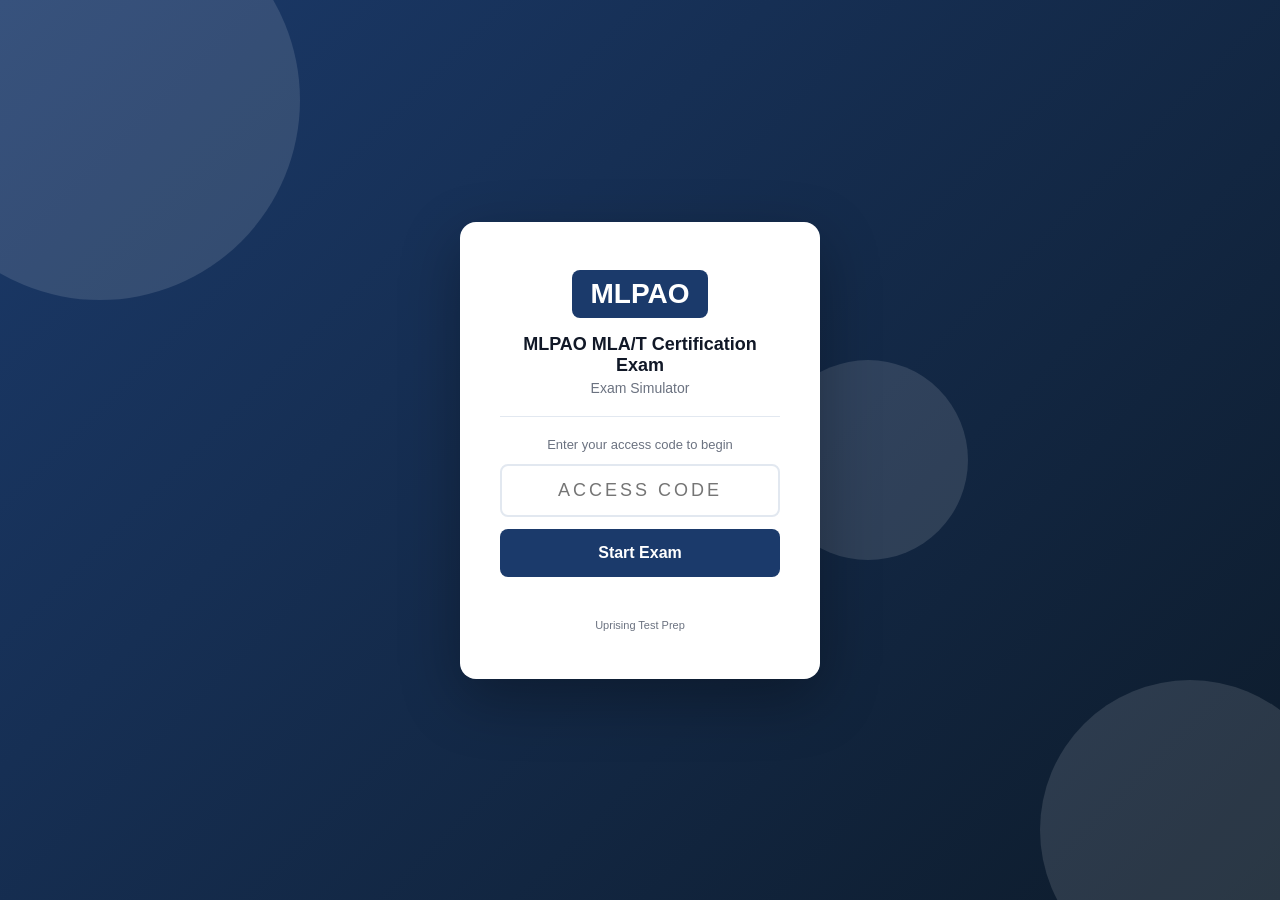
<file: index.html>
<!DOCTYPE html>
<html lang="en">
<head>
  <meta charset="UTF-8" />
  <meta name="viewport" content="width=device-width, initial-scale=1.0, viewport-fit=cover" />
  <meta name="apple-mobile-web-app-capable" content="yes" />
  <meta name="apple-mobile-web-app-status-bar-style" content="black-translucent" />
  <title>MLPAO Exam Simulator</title>
  <link rel="stylesheet" href="style.css" />
</head>
<body>

<div id="access-gate">
  <div class="gate-bg-shapes">
    <div class="shape shape-1"></div>
    <div class="shape shape-2"></div>
    <div class="shape shape-3"></div>
  </div>
  <div class="gate-card">
    <div class="gate-logo">
      <div class="logo-badge">MLPAO</div>
    </div>
    <h1 class="gate-title">MLPAO MLA/T Certification Exam</h1>
    <p class="gate-subtitle">Exam Simulator</p>
    <div class="gate-divider"></div>
    <p class="gate-instruction">Enter your access code to begin</p>
    <input type="text" id="access-code-input" class="gate-input"
           placeholder="Access Code" autocomplete="off"
           maxlength="20" spellcheck="false" />
    <button id="access-btn" class="gate-btn">Start Exam</button>
    <p id="access-error" class="gate-error"></p>
    <p class="gate-hint">Uprising Test Prep</p>
  </div>
</div>

<div id="app" style="display:none">
  <header class="top-bar">
    <div class="bar-left">
      <span class="bar-logo">MLPAO</span>
      <span class="bar-title">Exam Simulator</span>
    </div>
    <div class="bar-right">
      <span class="bar-timer" id="timer-display">--:--</span>
      <button class="bar-btn" id="flag-btn">Flag</button>
      <button class="bar-btn bar-btn-primary" id="submit-btn">
        <span class="btn-full">Submit Exam</span>
        <span class="btn-short">Submit</span>
      </button>
    </div>
  </header>

  <div class="progress-strip">
    <div class="progress-bar" id="progress-bar"></div>
  </div>

  <main class="exam-main">
    <div class="question-panel">
      <div class="q-meta">
        <span id="q-counter"></span>
        <span id="q-domain" class="q-domain-tag"></span>
        <span id="q-flag-indicator" class="flag-chip" style="display:none">Flagged</span>
      </div>
      <div id="q-image-wrap" style="display:none; margin-bottom:14px;"></div>
      <p id="question-text" class="q-text"></p>
      <div id="options-list" class="options-list"></div>
      <div id="explanation-box" class="explanation-box" style="display:none">
        <div class="explanation-label">Explanation</div>
        <p id="explanation-text" class="explanation-text"></p>
      </div>
    </div>
    <div class="nav-bar">
      <button class="nav-btn" id="prev-btn">&#8592; Prev</button>
      <button class="nav-btn nav-btn-map" id="map-btn">Question Map</button>
      <button class="nav-btn nav-btn-next" id="next-btn">Next &#8594;</button>
    </div>
  </main>
</div>

<!-- Question Map Modal -->
<div id="map-modal" style="display:none">
  <div class="map-backdrop" id="map-backdrop"></div>
  <div class="map-panel">
    <div class="map-header">
      <span class="map-title">Question Map</span>
      <button id="map-close" class="map-close-btn">&#x2715; Close</button>
    </div>
    <div class="map-legend">
      <span class="leg-item"><span class="leg-swatch leg-answered"></span>Answered</span>
      <span class="leg-item"><span class="leg-swatch leg-flagged"></span>Flagged</span>
      <span class="leg-item"><span class="leg-swatch leg-unanswered"></span>Unanswered</span>
    </div>
    <div id="q-grid" class="q-grid"></div>
  </div>
</div>

<div id="results-screen" style="display:none">
  <div class="results-card">
    <div class="res-header">
      <div class="res-badge">MLPAO</div>
      <h2 id="res-status" class="res-status"></h2>
      <p id="res-score" class="res-score"></p>
    </div>
    <div id="res-domains" class="res-domains"></div>
    <button id="res-review-btn" class="res-btn">Review Answers</button>
    <button id="res-restart-btn" class="res-btn res-btn-secondary">Restart</button>
  </div>
</div>

<script src="questions.js"></script>
<script src="app.js"></script>
</body>
</html>
</file>
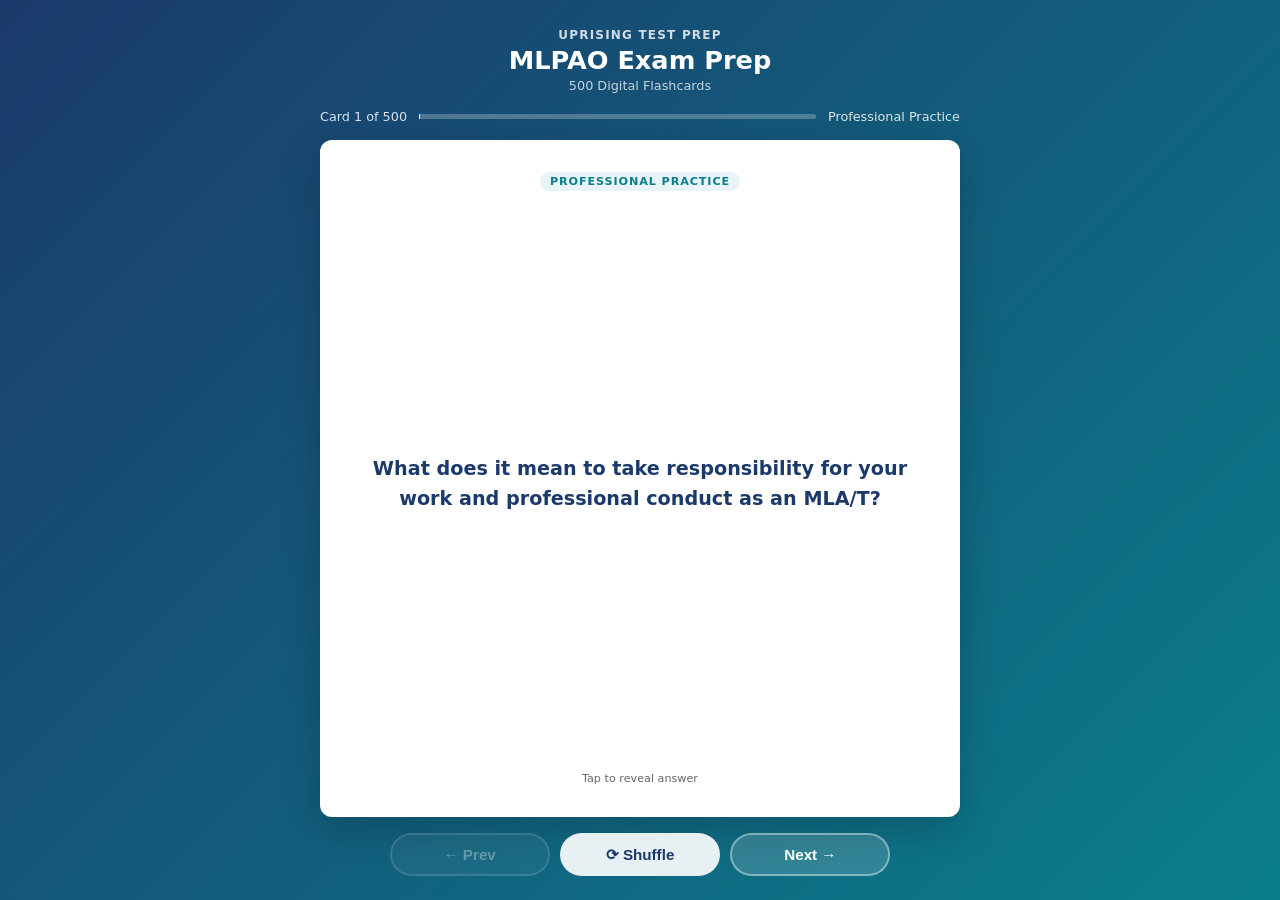
<file: flashcards/index.html>
<!DOCTYPE html>
<html lang="en">
<head>
  <meta charset="UTF-8">
  <meta name="viewport" content="width=device-width, initial-scale=1.0">
  <title>MLPAO Exam Prep — Flashcards</title>
  <style>
    :root {
      --blue:   #1B3A6B;
      --teal:   #0A7E8C;
      --ltblue: #E8F4F8;
      --white:  #FFFFFF;
      --text:   #1A1A1A;
      --muted:  #666;
      --radius: 12px;
    }
    * { box-sizing: border-box; margin: 0; padding: 0; }
    html, body { height: 100%; }
    body {
      font-family: 'Segoe UI', system-ui, sans-serif;
      background: linear-gradient(135deg, var(--blue) 0%, var(--teal) 100%);
      min-height: 100dvh;
      display: flex;
      flex-direction: column;
      align-items: center;
      padding: 1.25rem 1rem 1rem;
      gap: 0.75rem;
      overflow-x: hidden;
    }
    header { text-align: center; color: #fff; flex-shrink: 0; }
    header .brand { font-size: 0.75rem; font-weight: 700; letter-spacing: 0.1em; opacity: 0.8; text-transform: uppercase; }
    header h1 { font-size: 1.3rem; font-weight: 800; margin-top: 0.2rem; }
    header .subtitle { font-size: 0.8rem; opacity: 0.75; margin-top: 0.15rem; }
    #progress-info {
      display: flex; align-items: center; gap: 0.75rem;
      color: rgba(255,255,255,0.85); font-size: 0.8rem;
      flex-shrink: 0; width: 100%; max-width: 640px;
    }
    #progress-bar-track {
      flex: 1; background: rgba(255,255,255,0.25);
      border-radius: 4px; height: 5px;
    }
    #progress-bar-fill { height: 100%; background: #fff; border-radius: 4px; transition: width 0.3s; }
    .card-scene {
      width: 100%; max-width: 640px;
      perspective: 1200px;
      cursor: pointer;
      flex: 1; min-height: 0;
      display: flex; flex-direction: column;
    }
    .card-inner {
      position: relative; width: 100%;
      flex: 1; min-height: 0;
      transition: transform 0.55s cubic-bezier(.4,0,.2,1);
      transform-style: preserve-3d;
    }
    .card-scene.flipped .card-inner { transform: rotateY(180deg); }
    .card-face {
      position: absolute; inset: 0;
      backface-visibility: hidden; -webkit-backface-visibility: hidden;
      border-radius: var(--radius);
      display: flex; flex-direction: column;
      padding: 1.5rem 1.75rem;
      box-shadow: 0 12px 40px rgba(0,0,0,0.2);
      overflow: hidden;
    }
    .card-front { background: var(--white); align-items: center; justify-content: center; }
    .card-back  { background: var(--ltblue); transform: rotateY(180deg); }
    .card-badge {
      font-size: 0.7rem; font-weight: 700; text-transform: uppercase;
      letter-spacing: 0.08em;
      background: var(--ltblue); color: var(--teal);
      padding: 0.2rem 0.65rem; border-radius: 20px;
      margin-bottom: 0.85rem; flex-shrink: 0;
    }
    .card-back .card-badge { background: rgba(10,126,140,0.12); }
    .card-front .q-text {
      font-size: 1.1rem; font-weight: 600; color: var(--blue); line-height: 1.55;
      text-align: center; overflow-y: auto; flex: 1;
      display: flex; align-items: center; justify-content: center;
      scrollbar-width: thin; scrollbar-color: rgba(27,58,107,0.3) transparent;
    }
    .card-back .a-label { font-size: 0.7rem; font-weight: 700; color: var(--teal); text-transform: uppercase; letter-spacing: 0.08em; margin-bottom: 0.4rem; flex-shrink: 0; }
    .card-back .a-text  {
      font-size: 0.975rem; color: var(--text); line-height: 1.65;
      overflow-y: auto; flex: 1; min-height: 0; padding-right: 4px;
      scrollbar-width: thin; scrollbar-color: rgba(10,126,140,0.4) transparent;
    }
    .card-back .a-text::-webkit-scrollbar { width: 4px; }
    .card-back .a-text::-webkit-scrollbar-track { background: transparent; }
    .card-back .a-text::-webkit-scrollbar-thumb { background: rgba(10,126,140,0.4); border-radius: 4px; }
    .tap-hint { flex-shrink: 0; margin-top: 0.6rem; font-size: 0.7rem; color: var(--muted); text-align: center; }
    .card-back .tap-hint { color: var(--teal); opacity: 0.7; }
    .controls {
      display: flex; gap: 0.65rem; flex-wrap: nowrap;
      justify-content: center; flex-shrink: 0;
      width: 100%; max-width: 640px;
      padding-bottom: env(safe-area-inset-bottom, 0px);
    }
    .btn {
      padding: 0.6rem 1.2rem; border-radius: 50px;
      border: 2px solid rgba(255,255,255,0.4);
      background: rgba(255,255,255,0.15); color: #fff;
      font-weight: 700; font-size: 0.875rem; cursor: pointer;
      transition: all 0.2s; backdrop-filter: blur(4px);
      white-space: nowrap; flex: 1; max-width: 160px;
    }
    .btn:hover { background: rgba(255,255,255,0.3); border-color: rgba(255,255,255,0.7); }
    .btn:active { transform: scale(0.96); }
    .btn:disabled { opacity: 0.35; cursor: not-allowed; }
    .btn.btn-primary { background: rgba(255,255,255,0.9); color: var(--blue); border-color: transparent; }
    .btn.btn-primary:hover { background: #fff; }
    #loading { color: rgba(255,255,255,0.8); font-size: 1rem; text-align: center; padding: 3rem; flex: 1; }
    @media (min-width: 768px) {
      body { padding: 1.75rem 1.5rem 1.5rem; gap: 1rem; }
      header h1 { font-size: 1.6rem; }
      .card-face { padding: 2rem 2.5rem; }
      .card-front .q-text { font-size: 1.2rem; }
      .card-back .a-text { font-size: 1.05rem; }
      .btn { font-size: 0.95rem; padding: 0.65rem 1.4rem; }
    }
    @media (max-width: 380px) {
      body { padding: 0.75rem; gap: 0.5rem; }
      header .brand { font-size: 0.65rem; }
      header h1 { font-size: 1.1rem; }
      header .subtitle { display: none; }
      .card-face { padding: 1rem 1.1rem; }
      .card-front .q-text { font-size: 0.975rem; }
      .card-back .a-text { font-size: 0.875rem; }
      .btn { font-size: 0.8rem; padding: 0.5rem 0.75rem; }
    }
  </style>
</head>
<body>
<header>
  <div class="brand">Uprising Test Prep</div>
  <h1>MLPAO Exam Prep</h1>
  <div class="subtitle">500 Digital Flashcards</div>
</header>
<div id="progress-info">
  <span id="card-counter">Card 1 of 500</span>
  <div id="progress-bar-track"><div id="progress-bar-fill" style="width:0%"></div></div>
  <span id="domain-label"></span>
</div>
<div id="loading">Loading flashcards...</div>
<div class="card-scene" id="card-scene" style="display:none" onclick="flipCard()">
  <div class="card-inner" id="card-inner">
    <div class="card-face card-front">
      <div class="card-badge" id="front-badge"></div>
      <div class="q-text" id="q-text"></div>
      <div class="tap-hint">Tap to reveal answer</div>
    </div>
    <div class="card-face card-back">
      <div class="card-badge" id="back-badge">Answer</div>
      <div class="a-label">Answer</div>
      <div class="a-text" id="a-text"></div>
      <div class="tap-hint">Tap to flip back</div>
    </div>
  </div>
</div>
<div class="controls" id="controls" style="display:none">
  <button class="btn" id="prev-btn" onclick="event.stopPropagation();move(-1)" disabled>&#8592; Prev</button>
  <button class="btn btn-primary" onclick="event.stopPropagation();shuffleCards()">&#10227; Shuffle</button>
  <button class="btn" id="next-btn" onclick="event.stopPropagation();move(1)">Next &#8594;</button>
</div>
<script>
const DOMAIN_LABELS = {
  professional_practice: "Professional Practice",
  medical_terminology_basic_biology_anatomy_and_physiology: "Medical Terminology Basic Biology Anatomy and Physiology",
  laboratory_mathematics_statistics_and_quality_management: "Laboratory Mathematics Statistics and Quality Management",
  specimen_procurement_processing_and_data_collection: "Specimen Procurement Processing and Data Collection",
  laboratory_safety: "Laboratory Safety",
  laboratory_equipment_and_supplies: "Laboratory Equipment and Supplies",
  histology_and_cytology: "Histology and Cytology",
  clinical_microbiology: "Clinical Microbiology",
  clinical_chemistry: "Clinical Chemistry",
  clinical_hematology: "Clinical Hematology",
  transfusion_medicine: "Transfusion Medicine",
  electrocardiograms_and_holter_monitors: "Electrocardiograms and Holter Monitors",
};
let cards   = [];
let current = 0;
async function init() {
  try {
    const res = await fetch('flashcards.json');
    if (!res.ok) throw new Error('Network error');
    cards = await res.json();
    document.getElementById('loading').style.display    = 'none';
    document.getElementById('card-scene').style.display = 'flex';
    document.getElementById('controls').style.display   = 'flex';
    show();
  } catch (e) {
    document.getElementById('loading').textContent = 'Error loading flashcards. Please try refreshing.';
  }
}
function domainLabel(key) {
  return DOMAIN_LABELS[key] || key.replace(/_/g, ' ').replace(/\b\w/g, c => c.toUpperCase());
}
function show() {
  const c = cards[current];
  document.getElementById('card-scene').classList.remove('flipped');
  document.getElementById('a-text').scrollTop = 0;
  const label = domainLabel(c.domain || c.chapter || '');
  document.getElementById('q-text').textContent       = c.front;
  document.getElementById('a-text').textContent       = c.back;
  document.getElementById('front-badge').textContent  = label;
  document.getElementById('back-badge').textContent   = label;
  document.getElementById('card-counter').textContent = `Card ${current+1} of ${cards.length}`;
  document.getElementById('domain-label').textContent = label;
  document.getElementById('progress-bar-fill').style.width = `${((current+1)/cards.length*100).toFixed(1)}%`;
  document.getElementById('prev-btn').disabled = current === 0;
  document.getElementById('next-btn').disabled = current === cards.length - 1;
}
function flipCard() { document.getElementById('card-scene').classList.toggle('flipped'); }
function move(dir) {
  const next = current + dir;
  if (next < 0 || next >= cards.length) return;
  current = next; show();
}
function shuffleCards() {
  for (let i = cards.length - 1; i > 0; i--) {
    const j = Math.floor(Math.random() * (i+1));
    [cards[i], cards[j]] = [cards[j], cards[i]];
  }
  current = 0; show();
}
document.addEventListener('keydown', e => {
  if (e.key === 'ArrowRight' || e.key === 'ArrowDown') move(1);
  else if (e.key === 'ArrowLeft' || e.key === 'ArrowUp') move(-1);
  else if (e.key === ' ' || e.key === 'Enter') { e.preventDefault(); flipCard(); }
});
init();
</script>
</body>
</html>
</file>
<file: style.css>
/* MLPAO Exam Simulator — Styles */
:root {
  --primary:   #1B3A6B;
  --pass:      #059669;
  --fail:      #DC2626;
  --bg:        #F3F4F8;
  --card:      #FFFFFF;
  --border:    #E2E8F0;
  --text:      #111827;
  --muted:     #6B7280;
  --radius:    10px;
}
*, *::before, *::after { box-sizing: border-box; margin: 0; padding: 0; }
body {
  font-family: -apple-system, BlinkMacSystemFont, "Segoe UI", sans-serif;
  background: var(--bg);
  color: var(--text);
  height: 100vh;
  height: 100dvh;
  overflow: hidden;
  -webkit-text-size-adjust: 100%;
}

/* ── Access Gate ─────────────────────────────────────────────────────────── */
#access-gate {
  display: flex;
  align-items: center;
  justify-content: center;
  height: 100vh;
  height: 100dvh;
  background: linear-gradient(135deg, var(--primary) 0%, #0d1b2a 100%);
  position: relative;
  overflow: hidden;
  padding: 20px;
  padding-top: max(20px, env(safe-area-inset-top));
  padding-bottom: max(20px, env(safe-area-inset-bottom));
}
.gate-bg-shapes { position: absolute; inset: 0; pointer-events: none; }
.shape { position: absolute; border-radius: 50%; opacity: .12; background: #fff; }
.shape-1 { width: 400px; height: 400px; top: -100px; left: -100px; }
.shape-2 { width: 300px; height: 300px; bottom: -80px; right: -60px; }
.shape-3 { width: 200px; height: 200px; top: 40%; left: 60%; }
.gate-card {
  background: #fff;
  border-radius: 16px;
  padding: 48px 40px;
  text-align: center;
  width: 100%;
  max-width: 360px;
  position: relative;
  z-index: 1;
  box-shadow: 0 20px 60px rgba(0,0,0,.3);
}
.logo-badge {
  display: inline-block;
  background: var(--primary);
  color: #fff;
  font-weight: 800;
  font-size: 28px;
  padding: 8px 18px;
  border-radius: 8px;
}
.gate-title { font-size: 18px; font-weight: 700; margin-top: 16px; color: var(--text); }
.gate-subtitle { color: var(--muted); font-size: 14px; margin-top: 4px; }
.gate-divider { height: 1px; background: var(--border); margin: 20px 0; }
.gate-instruction { font-size: 13px; color: var(--muted); margin-bottom: 12px; }
.gate-input {
  width: 100%;
  padding: 14px 16px;
  border: 2px solid var(--border);
  border-radius: 8px;
  font-size: 18px;
  text-align: center;
  text-transform: uppercase;
  letter-spacing: 3px;
  outline: none;
}
.gate-input:focus { border-color: var(--primary); }
.gate-btn {
  width: 100%;
  margin-top: 12px;
  padding: 15px;
  background: var(--primary);
  color: #fff;
  border: none;
  border-radius: 8px;
  font-size: 16px;
  font-weight: 600;
  cursor: pointer;
  -webkit-tap-highlight-color: transparent;
}
.gate-btn:hover { opacity: .9; }
.gate-error { color: var(--fail); font-size: 13px; margin-top: 8px; min-height: 18px; }
.gate-hint { color: var(--muted); font-size: 11px; margin-top: 16px; }

/* ── App shell ───────────────────────────────────────────────────────────── */
#app {
  display: flex;
  flex-direction: column;
  height: 100vh;
  height: 100dvh;
  padding-top: env(safe-area-inset-top);
}
.top-bar {
  display: flex;
  justify-content: space-between;
  align-items: center;
  background: var(--primary);
  color: #fff;
  padding: 0 20px;
  padding-left: max(20px, env(safe-area-inset-left));
  padding-right: max(20px, env(safe-area-inset-right));
  height: 52px;
  flex-shrink: 0;
  gap: 8px;
}
.bar-left { display: flex; align-items: center; gap: 8px; min-width: 0; }
.bar-logo { font-weight: 800; font-size: 18px; flex-shrink: 0; }
.bar-title { font-size: 14px; opacity: .8; white-space: nowrap; overflow: hidden; text-overflow: ellipsis; }
.bar-right { display: flex; align-items: center; gap: 8px; flex-shrink: 0; }
.bar-timer {
  font-variant-numeric: tabular-nums;
  font-size: 16px;
  font-weight: 600;
  min-width: 68px;
  text-align: right;
}
.bar-btn {
  padding: 7px 13px;
  background: rgba(255,255,255,.15);
  border: 1px solid rgba(255,255,255,.3);
  color: #fff;
  border-radius: 6px;
  cursor: pointer;
  font-size: 13px;
  white-space: nowrap;
  -webkit-tap-highlight-color: transparent;
  touch-action: manipulation;
}
.bar-btn:hover { background: rgba(255,255,255,.25); }
.bar-btn-primary {
  background: #fff;
  color: var(--primary);
  border-color: #fff;
  font-weight: 600;
}
.bar-btn-primary:hover { background: #f0f0f0; }
.btn-short { display: none; }
.btn-full  { display: inline; }

.progress-strip { height: 4px; background: rgba(0,0,0,.1); flex-shrink: 0; }
.progress-bar   { height: 100%; background: #4ade80; transition: width .3s; }

/* ── Main exam area ──────────────────────────────────────────────────────── */
.exam-main {
  flex: 1;
  overflow: hidden;
  display: flex;
  flex-direction: column;
  padding: 16px 20px 0;
  padding-left: max(16px, env(safe-area-inset-left));
  padding-right: max(16px, env(safe-area-inset-right));
  min-height: 0;
}
.question-panel { flex: 1; overflow-y: auto; padding-bottom: 12px; -webkit-overflow-scrolling: touch; }
.q-meta {
  display: flex;
  align-items: center;
  gap: 8px;
  margin-bottom: 12px;
  font-size: 13px;
  color: var(--muted);
  flex-wrap: wrap;
}
.q-domain-tag {
  background: var(--primary);
  color: #fff;
  padding: 2px 8px;
  border-radius: 4px;
  font-size: 11px;
  font-weight: 600;
}
.flag-chip {
  background: #FEF3C7;
  color: #92400E;
  padding: 2px 8px;
  border-radius: 4px;
  font-size: 11px;
  font-weight: 600;
}
.q-image {
  max-width: 100%;
  height: auto;
  border-radius: 6px;
  border: 1px solid var(--border);
  display: block;
  margin-bottom: 14px;
}
.q-text { font-size: 16px; line-height: 1.65; margin-bottom: 20px; }
.options-list { display: flex; flex-direction: column; gap: 10px; }
.option {
  display: flex;
  align-items: flex-start;
  gap: 12px;
  padding: 15px 16px;
  background: var(--card);
  border: 2px solid var(--border);
  border-radius: var(--radius);
  cursor: pointer;
  transition: .15s;
  -webkit-tap-highlight-color: transparent;
  touch-action: manipulation;
  min-height: 52px;
}
.option:hover  { border-color: var(--primary); background: #F8FAFF; }
.option.selected  { border-color: var(--primary); background: #EEF3FF; }
.option.correct   { border-color: #059669; background: #ECFDF5; }
.option.incorrect { border-color: #DC2626; background: #FEF2F2; }
.explanation-box {
  margin-top: 20px;
  padding: 16px 18px;
  background: #F0F9FF;
  border-left: 4px solid #2563EB;
  border-radius: 6px;
}
.explanation-label {
  font-size: 11px;
  font-weight: 700;
  text-transform: uppercase;
  letter-spacing: .06em;
  color: #2563EB;
  margin-bottom: 8px;
}
.explanation-text { font-size: 14.5px; line-height: 1.7; color: #1e293b; margin: 0; }
.opt-letter { font-weight: 700; font-size: 15px; color: var(--primary); min-width: 22px; padding-top: 1px; flex-shrink: 0; }
.opt-text   { font-size: 15px; line-height: 1.5; }

/* ── Nav bar ─────────────────────────────────────────────────────────────── */
.nav-bar {
  display: flex;
  align-items: center;
  gap: 8px;
  padding: 10px 0;
  padding-bottom: max(14px, env(safe-area-inset-bottom));
  flex-shrink: 0;
}
.nav-btn {
  flex: 1;
  padding: 13px 8px;
  background: var(--card);
  border: 1px solid var(--border);
  border-radius: 8px;
  cursor: pointer;
  font-size: 15px;
  font-weight: 500;
  text-align: center;
  -webkit-tap-highlight-color: transparent;
  touch-action: manipulation;
  min-height: 48px;
}
.nav-btn:hover      { background: #f0f0f0; }
.nav-btn-map {
  background: var(--bg);
  border-color: var(--primary);
  color: var(--primary);
  font-weight: 600;
}
.nav-btn-map:hover { background: #EEF3FF; }
.nav-btn-next {
  background: var(--primary);
  color: #fff;
  border-color: var(--primary);
}
.nav-btn-next:hover { opacity: .9; }

/* ── Question Map Modal ──────────────────────────────────────────────────── */
#map-modal {
  position: fixed;
  inset: 0;
  z-index: 1000;
  display: flex;
  flex-direction: column;
  justify-content: flex-end;
}
.map-backdrop { position: absolute; inset: 0; background: rgba(0,0,0,.5); }
.map-panel {
  position: relative;
  background: #fff;
  border-radius: 20px 20px 0 0;
  padding: 20px;
  padding-bottom: max(20px, env(safe-area-inset-bottom));
  max-height: 80vh;
  max-height: 80dvh;
  display: flex;
  flex-direction: column;
  box-shadow: 0 -4px 30px rgba(0,0,0,.2);
}
.map-header {
  display: flex;
  align-items: center;
  justify-content: space-between;
  margin-bottom: 12px;
  flex-shrink: 0;
}
.map-title { font-size: 17px; font-weight: 700; color: var(--text); }
.map-close-btn {
  padding: 8px 16px;
  background: var(--bg);
  border: 1px solid var(--border);
  border-radius: 8px;
  cursor: pointer;
  font-size: 14px;
  font-weight: 500;
  min-height: 40px;
  -webkit-tap-highlight-color: transparent;
  touch-action: manipulation;
}
.map-close-btn:hover { background: #e5e7eb; }
.map-legend { display: flex; gap: 16px; margin-bottom: 14px; flex-shrink: 0; flex-wrap: wrap; }
.leg-item { display: flex; align-items: center; gap: 6px; font-size: 13px; color: var(--muted); }
.leg-swatch {
  width: 16px;
  height: 16px;
  border-radius: 3px;
  border: 1px solid var(--border);
  background: var(--card);
  display: inline-block;
  flex-shrink: 0;
}
.leg-swatch.leg-answered  { background: var(--primary); border-color: var(--primary); }
.leg-swatch.leg-flagged   { background: #FEF3C7; border-color: #F59E0B; }
.leg-swatch.leg-unanswered { background: var(--card); }
.q-grid {
  display: flex;
  flex-wrap: wrap;
  gap: 6px;
  overflow-y: auto;
  flex: 1;
  padding-bottom: 8px;
  -webkit-overflow-scrolling: touch;
}
.grid-btn {
  width: 40px;
  height: 40px;
  border: 1px solid var(--border);
  border-radius: 6px;
  background: var(--card);
  font-size: 12px;
  cursor: pointer;
  font-weight: 500;
  -webkit-tap-highlight-color: transparent;
  touch-action: manipulation;
}
.grid-btn.answered { background: var(--primary); color: #fff; border-color: var(--primary); }
.grid-btn.flagged  { background: #FEF3C7; border-color: #F59E0B; }
.grid-btn.active   { outline: 3px solid var(--primary); outline-offset: 2px; }

/* ── Results ─────────────────────────────────────────────────────────────── */
#results-screen {
  display: flex;
  align-items: flex-start;
  justify-content: center;
  min-height: 100vh;
  min-height: 100dvh;
  background: var(--bg);
  overflow-y: auto;
  -webkit-overflow-scrolling: touch;
  padding: 20px 16px;
  padding-top: max(20px, env(safe-area-inset-top));
  padding-bottom: max(20px, env(safe-area-inset-bottom));
}
.results-card {
  background: var(--card);
  border-radius: 16px;
  padding: 40px;
  max-width: 480px;
  width: 100%;
  box-shadow: 0 8px 30px rgba(0,0,0,.1);
}
.res-header { text-align: center; margin-bottom: 24px; }
.res-badge {
  display: inline-block;
  background: var(--primary);
  color: #fff;
  font-weight: 800;
  font-size: 22px;
  padding: 6px 16px;
  border-radius: 8px;
}
.res-status { font-size: 36px; font-weight: 800; margin-top: 12px; }
.res-score  { font-size: 18px; color: var(--muted); margin-top: 4px; }
.res-domains { margin-bottom: 24px; display: flex; flex-direction: column; gap: 10px; }
.res-domain-row { display: flex; align-items: center; gap: 8px; font-size: 13px; }
.res-domain-name { width: 160px; font-weight: 500; flex-shrink: 0; }
.res-domain-bar-wrap { flex: 1; background: #E5E7EB; border-radius: 4px; height: 8px; overflow: hidden; }
.res-domain-bar { height: 100%; border-radius: 4px; transition: width .5s; }
.res-domain-pct { width: 36px; text-align: right; font-weight: 600; }
.res-btn {
  width: 100%;
  padding: 15px;
  background: var(--primary);
  color: #fff;
  border: none;
  border-radius: 8px;
  font-size: 15px;
  font-weight: 600;
  cursor: pointer;
  margin-bottom: 10px;
  min-height: 52px;
  -webkit-tap-highlight-color: transparent;
  touch-action: manipulation;
}
.res-btn:hover { opacity: .9; }
.res-btn-secondary {
  background: transparent;
  color: var(--primary);
  border: 2px solid var(--primary);
}
.res-btn-secondary:hover { background: var(--primary); color: #fff; }

/* ── Mobile breakpoint (phones ≤ 640px) ─────────────────────────────────── */
@media (max-width: 640px) {
  /* Gate card */
  .gate-card { padding: 32px 24px; }

  /* Top bar: hide long title text, swap Submit label */
  .bar-title  { display: none; }
  .btn-full   { display: none; }
  .btn-short  { display: inline; }
  .bar-right  { gap: 6px; }
  .bar-btn    { padding: 6px 10px; font-size: 12px; }
  .bar-timer  { font-size: 14px; min-width: 58px; }

  /* Exam main */
  .exam-main { padding: 12px 14px 0; }
  .q-text { font-size: 16px; }
  .opt-text { font-size: 15px; }

  /* Nav bar — bigger touch targets */
  .nav-btn { font-size: 14px; padding: 14px 6px; }

  /* Results */
  .results-card { padding: 28px 20px; }
  .res-domain-name { width: 110px; font-size: 12px; }
  .res-domain-pct  { font-size: 12px; }
  .res-status { font-size: 30px; }

  /* Map grid — slightly bigger buttons on phones */
  .grid-btn { width: 42px; height: 42px; }
}

/* ── Very small phones (≤ 380px) ────────────────────────────────────────── */
@media (max-width: 380px) {
  .bar-logo { font-size: 15px; }
  .bar-btn  { padding: 5px 8px; font-size: 11px; }
  .bar-timer { font-size: 13px; min-width: 52px; }
  .nav-btn  { font-size: 13px; }
  .grid-btn { width: 38px; height: 38px; font-size: 11px; }
}
</file>
